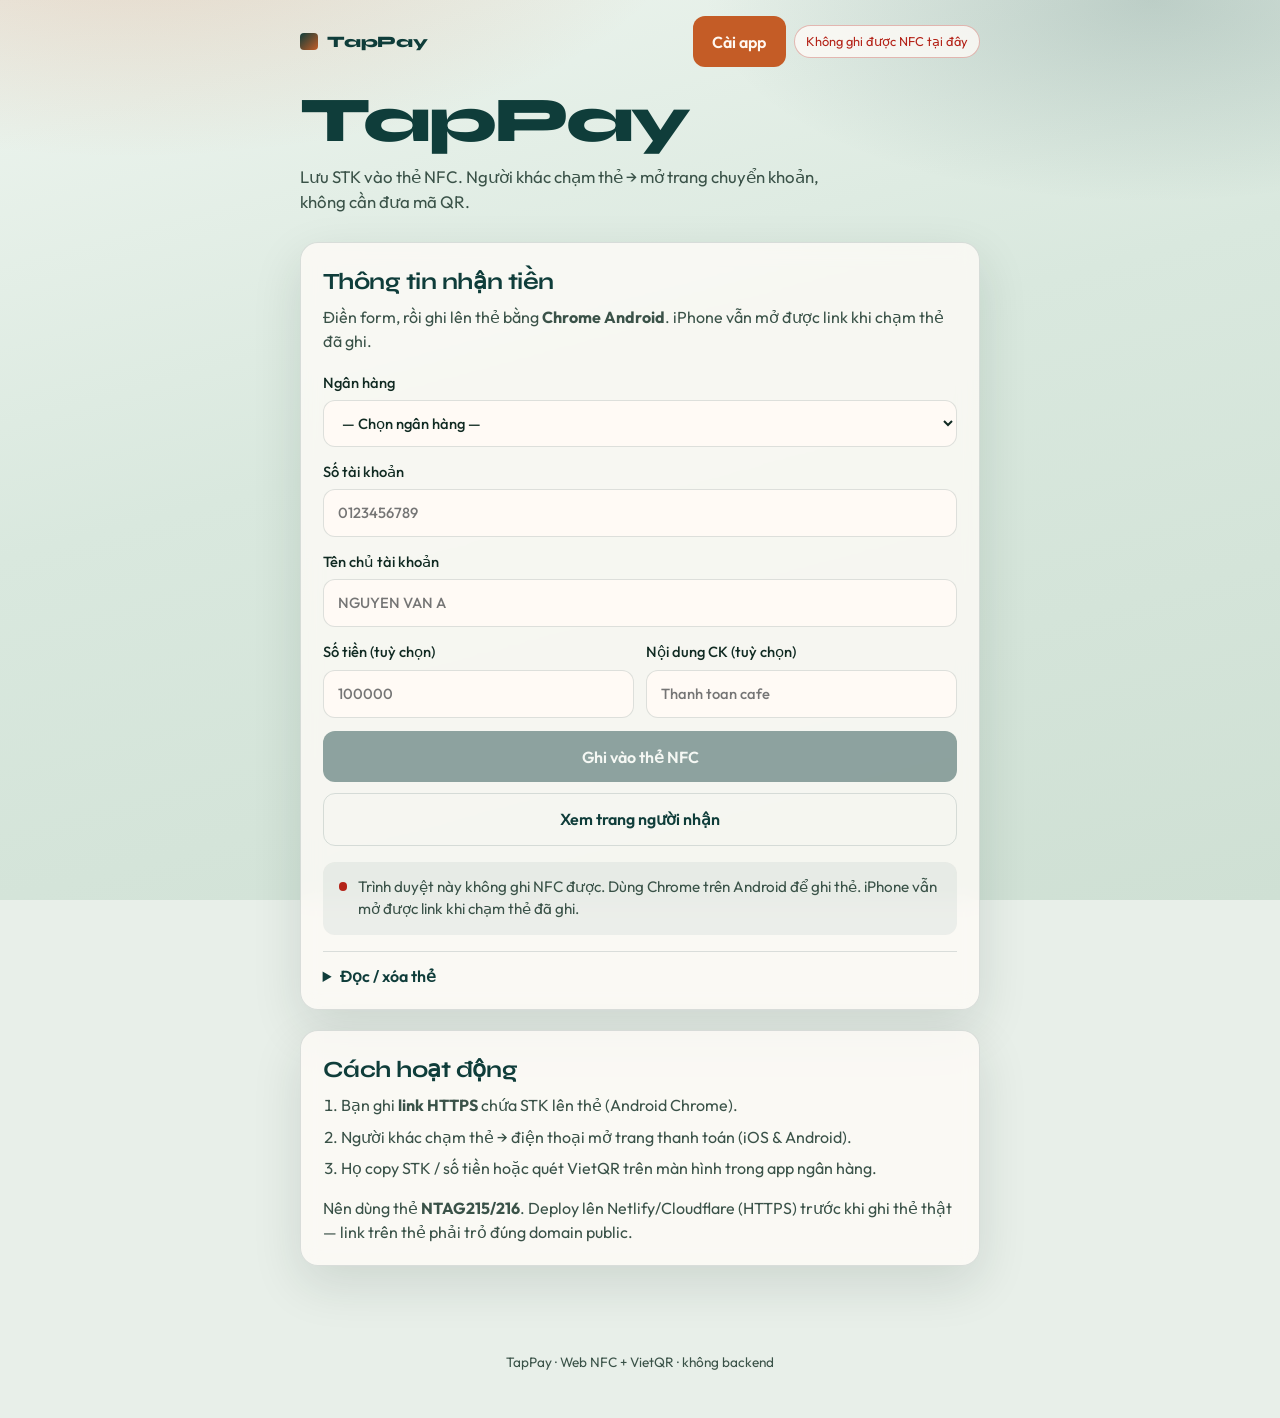
<file: index.html>
<!DOCTYPE html>
<html lang="vi">
<head>
  <meta charset="UTF-8" />
  <meta name="viewport" content="width=device-width, initial-scale=1, viewport-fit=cover" />
  <meta name="theme-color" content="#0f3d3a" />
  <meta name="description" content="Ghi thông tin chuyển khoản vào thẻ NFC — người khác chỉ cần chạm thẻ." />
  <meta name="mobile-web-app-capable" content="yes" />
  <meta name="apple-mobile-web-app-capable" content="yes" />
  <meta name="apple-mobile-web-app-status-bar-style" content="default" />
  <meta name="apple-mobile-web-app-title" content="TapPay" />
  <title>TapPay — Ghi NFC chuyển khoản</title>
  <link rel="manifest" href="manifest.webmanifest" />
  <link rel="icon" type="image/png" sizes="192x192" href="assets/icons/icon-192.png" />
  <link rel="apple-touch-icon" href="assets/icons/apple-touch-icon.png" />
  <link rel="preconnect" href="https://fonts.googleapis.com" />
  <link rel="preconnect" href="https://fonts.gstatic.com" crossorigin />
  <link href="https://fonts.googleapis.com/css2?family=Outfit:wght@400;500;600;700&family=Syne:wght@700;800&display=swap" rel="stylesheet" />
  <link rel="stylesheet" href="css/styles.css" />
</head>
<body>
  <div class="atmosphere" aria-hidden="true"></div>

  <header class="topbar">
    <a class="brand" href="./">
      <span class="brand-mark" aria-hidden="true"></span>
      <span class="brand-name">TapPay</span>
    </a>
    <div class="topbar-actions">
      <button type="button" class="btn btn-install" id="btnInstall">Cài app</button>
      <p class="compat" id="compatBadge">Đang kiểm tra…</p>
    </div>
  </header>

  <main>
    <section class="hero hero-compact">
      <h1 class="hero-brand">TapPay</h1>
      <p class="hero-lead">Lưu STK vào thẻ NFC. Người khác chạm thẻ → mở trang chuyển khoản, không cần đưa mã QR.</p>
    </section>

    <section class="workspace" id="workspace">
      <h2 class="section-title">Thông tin nhận tiền</h2>
      <p class="section-desc">Điền form, rồi ghi lên thẻ bằng <strong>Chrome Android</strong>. iPhone vẫn mở được link khi chạm thẻ đã ghi.</p>

      <label class="field">
        <span>Ngân hàng</span>
        <select id="bank">
          <option value="">— Chọn ngân hàng —</option>
        </select>
      </label>

      <label class="field">
        <span>Số tài khoản</span>
        <input id="acc" type="text" inputmode="numeric" autocomplete="off" placeholder="0123456789" />
      </label>

      <label class="field">
        <span>Tên chủ tài khoản</span>
        <input id="name" type="text" autocomplete="name" placeholder="NGUYEN VAN A" />
      </label>

      <div class="field-row">
        <label class="field">
          <span>Số tiền (tuỳ chọn)</span>
          <input id="amount" type="text" inputmode="numeric" placeholder="100000" />
        </label>
        <label class="field">
          <span>Nội dung CK (tuỳ chọn)</span>
          <input id="memo" type="text" placeholder="Thanh toan cafe" maxlength="50" />
        </label>
      </div>

      <div class="preview-box" id="previewBox" hidden>
        <p class="preview-label">Link sẽ ghi vào thẻ</p>
        <code class="preview-url" id="previewUrl"></code>
        <p class="preview-bytes" id="previewBytes"></p>
        <img class="preview-qr" id="previewQr" alt="Xem trước VietQR" hidden />
      </div>

      <div class="actions">
        <button type="button" class="btn btn-primary btn-block" id="btnWrite" disabled>Ghi vào thẻ NFC</button>
        <button type="button" class="btn btn-ghost btn-block" id="btnPreview">Xem trang người nhận</button>
      </div>

      <div class="status" id="status" role="status" aria-live="polite">
        <span class="status-dot"></span>
        <span class="status-text" id="statusText">Sẵn sàng khi thiết bị hỗ trợ ghi NFC.</span>
      </div>

      <details class="advanced">
        <summary>Đọc / xóa thẻ</summary>
        <div class="actions tight">
          <button type="button" class="btn btn-ghost" id="btnRead" disabled>Đọc thẻ</button>
          <button type="button" class="btn btn-danger" id="btnErase" disabled>Xóa thẻ</button>
        </div>
        <article class="result" id="resultCard" hidden>
          <pre class="result-body" id="resultBody"></pre>
        </article>
      </details>
    </section>

    <section class="notes">
      <h2 class="section-title">Cách hoạt động</h2>
      <ol class="note-list">
        <li>Bạn ghi <strong>link HTTPS</strong> chứa STK lên thẻ (Android Chrome).</li>
        <li>Người khác chạm thẻ → điện thoại mở trang thanh toán (iOS &amp; Android).</li>
        <li>Họ copy STK / số tiền hoặc quét VietQR trên màn hình trong app ngân hàng.</li>
      </ol>
      <p class="section-desc" style="margin-top:1rem;margin-bottom:0">
        Nên dùng thẻ <strong>NTAG215/216</strong>. Deploy lên Netlify/Cloudflare (HTTPS) trước khi ghi thẻ thật — link trên thẻ phải trỏ đúng domain public.
      </p>
    </section>
  </main>

  <footer class="footer">
    <p>TapPay · Web NFC + VietQR · không backend</p>
  </footer>

  <script type="module" src="js/writer.js"></script>
</body>
</html>
</file>
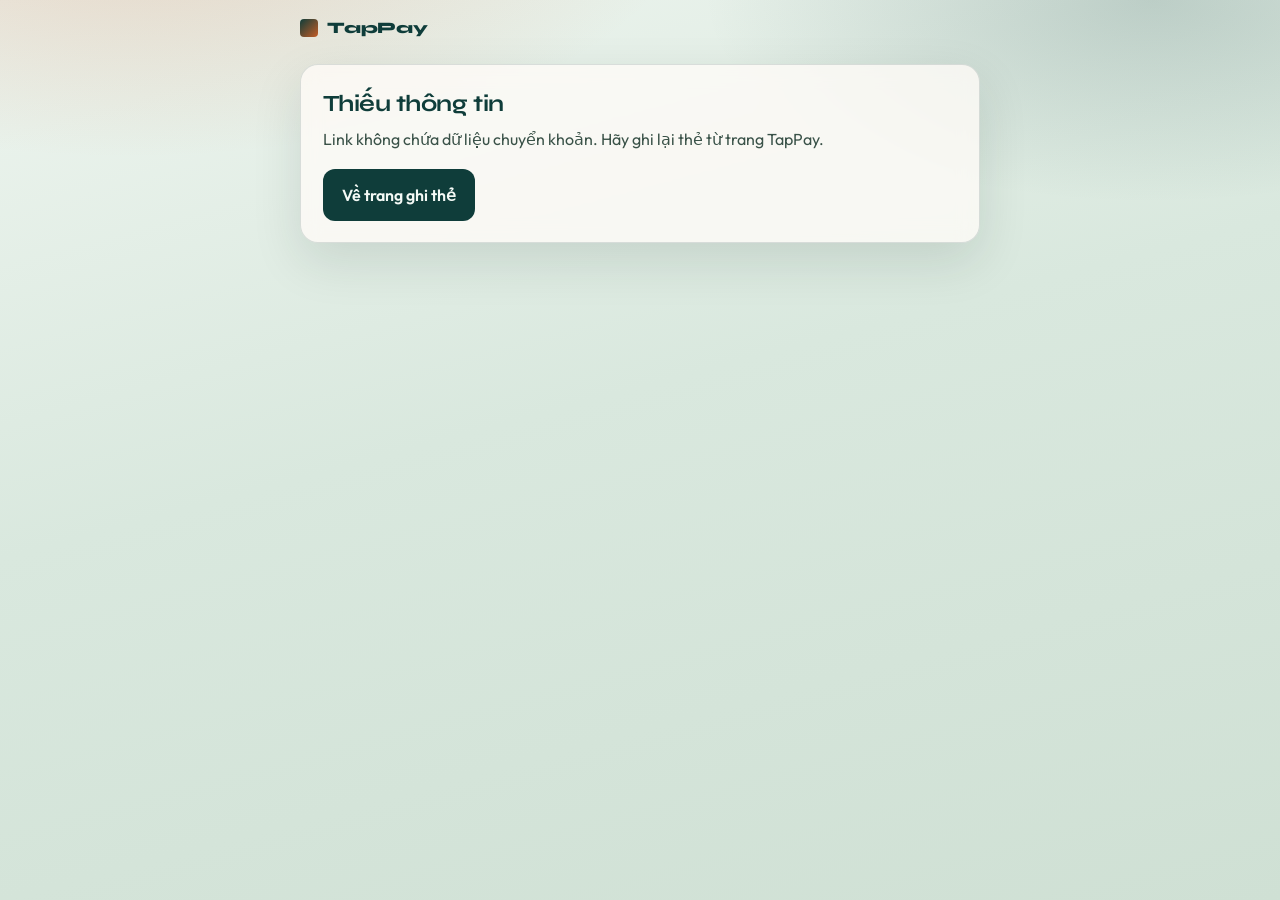
<file: pay.html>
<!DOCTYPE html>
<html lang="vi">
<head>
  <meta charset="UTF-8" />
  <meta name="viewport" content="width=device-width, initial-scale=1, viewport-fit=cover" />
  <meta name="theme-color" content="#0f3d3a" />
  <meta name="description" content="Thông tin chuyển khoản từ thẻ NFC TapPay." />
  <meta name="mobile-web-app-capable" content="yes" />
  <meta name="apple-mobile-web-app-capable" content="yes" />
  <meta name="apple-mobile-web-app-title" content="TapPay" />
  <title>Chuyển khoản — TapPay</title>
  <link rel="manifest" href="manifest.webmanifest" />
  <link rel="icon" type="image/png" sizes="192x192" href="assets/icons/icon-192.png" />
  <link rel="apple-touch-icon" href="assets/icons/apple-touch-icon.png" />
  <link rel="preconnect" href="https://fonts.googleapis.com" />
  <link rel="preconnect" href="https://fonts.gstatic.com" crossorigin />
  <link href="https://fonts.googleapis.com/css2?family=Outfit:wght@400;500;600;700&family=Syne:wght@700;800&display=swap" rel="stylesheet" />
  <link rel="stylesheet" href="css/styles.css" />
</head>
<body class="pay-page">
  <div class="atmosphere" aria-hidden="true"></div>

  <header class="topbar">
    <a class="brand" href="./">
      <span class="brand-mark" aria-hidden="true"></span>
      <span class="brand-name">TapPay</span>
    </a>
  </header>

  <main class="pay-main">
    <div id="emptyState" class="workspace" hidden>
      <h1 class="section-title">Thiếu thông tin</h1>
      <p class="section-desc">Link không chứa dữ liệu chuyển khoản. Hãy ghi lại thẻ từ trang TapPay.</p>
      <a class="btn btn-primary" href="./">Về trang ghi thẻ</a>
    </div>

    <article id="payCard" class="pay-card" hidden>
      <p class="pay-eyebrow">Chạm thẻ · Chuyển khoản</p>
      <h1 class="pay-title" id="payBank">—</h1>
      <p class="pay-name" id="payName">—</p>

      <div class="pay-row">
        <div>
          <span class="pay-label">Số tài khoản</span>
          <p class="pay-value mono" id="payAcc">—</p>
        </div>
        <button type="button" class="btn btn-ghost btn-sm" data-copy="acc">Copy</button>
      </div>

      <div class="pay-row" id="amountRow" hidden>
        <div>
          <span class="pay-label">Số tiền</span>
          <p class="pay-value" id="payAmount">—</p>
        </div>
        <button type="button" class="btn btn-ghost btn-sm" data-copy="amount">Copy</button>
      </div>

      <div class="pay-row" id="memoRow" hidden>
        <div>
          <span class="pay-label">Nội dung</span>
          <p class="pay-value" id="payMemo">—</p>
        </div>
        <button type="button" class="btn btn-ghost btn-sm" data-copy="memo">Copy</button>
      </div>

      <button type="button" class="btn btn-primary btn-block" id="btnCopyAll">Copy toàn bộ thông tin</button>

      <div class="pay-qr-wrap">
        <p class="pay-label">Hoặc quét VietQR trong app ngân hàng</p>
        <img id="payQr" class="pay-qr" alt="VietQR" />
      </div>
    </article>
  </main>

  <div class="toast" id="toast" hidden role="status"></div>

  <script type="module" src="js/pay.js"></script>
</body>
</html>
</file>
<file: css/styles.css>
:root {
  --bg-0: #e8efe9;
  --ink: #102a22;
  --ink-soft: #3a5248;
  --brand: #0f3d3a;
  --accent: #c45c26;
  --ok: #1f7a4d;
  --warn: #b45309;
  --danger: #b42318;
  --surface: rgba(255, 252, 248, 0.78);
  --line: rgba(15, 61, 58, 0.14);
  --shadow: 0 18px 50px rgba(16, 42, 34, 0.12);
  --radius: 18px;
  --font-display: "Syne", sans-serif;
  --font-body: "Outfit", sans-serif;
}

* { box-sizing: border-box; }
html { scroll-behavior: smooth; }

body {
  margin: 0;
  min-height: 100dvh;
  font-family: var(--font-body);
  color: var(--ink);
  background: var(--bg-0);
  line-height: 1.5;
}

.atmosphere {
  position: fixed;
  inset: 0;
  z-index: -1;
  background:
    radial-gradient(ellipse 80% 50% at 10% -10%, rgba(196, 92, 38, 0.22), transparent 55%),
    radial-gradient(ellipse 70% 45% at 90% 0%, rgba(15, 61, 58, 0.18), transparent 50%),
    linear-gradient(165deg, #eef5ef 0%, #d9e8de 45%, #cfe0d4 100%);
  animation: drift 18s ease-in-out infinite alternate;
}

@keyframes drift {
  from { filter: hue-rotate(0deg) saturate(1); }
  to { filter: hue-rotate(8deg) saturate(1.05); }
}

.topbar {
  display: flex;
  align-items: center;
  justify-content: space-between;
  gap: 1rem;
  padding: 1rem 1.25rem;
  max-width: 720px;
  margin: 0 auto;
}

.brand {
  display: inline-flex;
  align-items: center;
  gap: 0.6rem;
  text-decoration: none;
  color: var(--brand);
}

.brand-mark {
  width: 1.1rem;
  height: 1.1rem;
  border-radius: 4px;
  background: linear-gradient(135deg, var(--brand), var(--accent));
}

.brand-name {
  font-family: var(--font-display);
  font-weight: 800;
  letter-spacing: -0.02em;
}

.topbar-actions {
  display: flex;
  align-items: center;
  gap: 0.5rem;
  flex-wrap: wrap;
  justify-content: flex-end;
}

.compat {
  margin: 0;
  font-size: 0.8rem;
  color: var(--ink-soft);
  padding: 0.35rem 0.7rem;
  border: 1px solid var(--line);
  border-radius: 999px;
  background: var(--surface);
}

.btn-install {
  padding: 0.4rem 0.85rem;
  font-size: 0.82rem;
  font-weight: 600;
  background: var(--accent);
  color: #fff8f2;
  border: none;
  white-space: nowrap;
}

.compat.is-ok { color: var(--ok); border-color: rgba(31, 122, 77, 0.35); }
.compat.is-no { color: var(--danger); border-color: rgba(180, 35, 24, 0.3); }

main, .pay-main {
  max-width: 720px;
  margin: 0 auto;
  padding: 0 1.25rem 3rem;
}

.hero-compact {
  padding: 0.5rem 0 1.25rem;
  animation: rise 0.7s ease both;
}

.hero-brand {
  margin: 0;
  font-family: var(--font-display);
  font-size: clamp(2.6rem, 10vw, 4rem);
  font-weight: 800;
  letter-spacing: -0.04em;
  line-height: 0.95;
  color: var(--brand);
}

.hero-lead {
  margin: 0.75rem 0 0;
  max-width: 34rem;
  color: var(--ink-soft);
  font-size: 1.05rem;
}

.section-title {
  margin: 0 0 0.35rem;
  font-family: var(--font-display);
  font-size: 1.45rem;
  letter-spacing: -0.02em;
  color: var(--brand);
}

.section-desc {
  margin: 0 0 1.15rem;
  color: var(--ink-soft);
}

.workspace,
.notes {
  margin-top: 0.5rem;
  padding: 1.35rem;
  background: var(--surface);
  border: 1px solid var(--line);
  border-radius: var(--radius);
  backdrop-filter: blur(10px);
  box-shadow: var(--shadow);
  animation: rise 0.7s ease 0.08s both;
}

.notes { margin-top: 1.25rem; }

.field {
  display: grid;
  gap: 0.4rem;
  margin-bottom: 0.85rem;
  font-weight: 500;
  font-size: 0.92rem;
}

.field-row {
  display: grid;
  grid-template-columns: 1fr 1fr;
  gap: 0.75rem;
}

@media (max-width: 560px) {
  .field-row { grid-template-columns: 1fr; }
}

.field select,
.field input,
.field textarea {
  width: 100%;
  font: inherit;
  color: var(--ink);
  background: #fffaf5;
  border: 1px solid var(--line);
  border-radius: 12px;
  padding: 0.75rem 0.9rem;
}

.field select:focus,
.field input:focus {
  outline: 2px solid rgba(196, 92, 38, 0.45);
  outline-offset: 1px;
}

.preview-box {
  margin: 0.5rem 0 1rem;
  padding: 0.9rem;
  border-radius: 14px;
  background: rgba(15, 61, 58, 0.06);
  border: 1px dashed var(--line);
}

.preview-label {
  margin: 0 0 0.35rem;
  font-size: 0.85rem;
  font-weight: 600;
  color: var(--brand);
}

.preview-url {
  display: block;
  font-size: 0.78rem;
  word-break: break-all;
  color: var(--ink-soft);
  line-height: 1.4;
}

.preview-bytes {
  margin: 0.45rem 0 0;
  font-size: 0.82rem;
  color: var(--ok);
}

.preview-bytes.is-warn { color: var(--warn); }

.preview-qr {
  display: block;
  width: min(100%, 280px);
  margin: 0.85rem auto 0;
  border-radius: 12px;
  background: #fff;
}

.actions {
  display: grid;
  gap: 0.65rem;
}

.actions.tight {
  grid-template-columns: 1fr 1fr;
  margin-top: 0.75rem;
}

.btn {
  display: inline-flex;
  align-items: center;
  justify-content: center;
  gap: 0.4rem;
  border: 0;
  border-radius: 12px;
  padding: 0.85rem 1.2rem;
  font: inherit;
  font-weight: 600;
  text-decoration: none;
  cursor: pointer;
  transition: transform 0.15s, opacity 0.15s;
}

.btn:hover:not(:disabled) { transform: translateY(-1px); }
.btn:disabled { opacity: 0.45; cursor: not-allowed; }

.btn-primary { background: var(--brand); color: #f4faf6; }
.btn-ghost {
  background: transparent;
  color: var(--brand);
  border: 1px solid var(--line);
}
.btn-danger { background: var(--danger); color: #fff8f6; }
.btn-block { width: 100%; }
.btn-sm { padding: 0.45rem 0.75rem; font-size: 0.85rem; flex-shrink: 0; }

.status {
  display: flex;
  align-items: flex-start;
  gap: 0.65rem;
  margin-top: 1rem;
  padding: 0.85rem 1rem;
  border-radius: 12px;
  background: rgba(15, 61, 58, 0.06);
  color: var(--ink-soft);
  font-size: 0.95rem;
}

.status-dot {
  width: 0.55rem;
  height: 0.55rem;
  margin-top: 0.4rem;
  border-radius: 50%;
  background: var(--ink-soft);
  flex-shrink: 0;
}

.status.is-busy .status-dot {
  background: var(--warn);
  animation: blink 1s ease infinite;
}
.status.is-ok .status-dot { background: var(--ok); }
.status.is-err .status-dot { background: var(--danger); }

@keyframes blink { 50% { opacity: 0.35; } }
@keyframes rise {
  from { opacity: 0; transform: translateY(12px); }
  to { opacity: 1; transform: translateY(0); }
}

.advanced {
  margin-top: 1rem;
  border-top: 1px solid var(--line);
  padding-top: 0.75rem;
  color: var(--ink-soft);
}

.advanced summary {
  cursor: pointer;
  font-weight: 600;
  color: var(--brand);
}

.result { margin-top: 0.75rem; }

.result-body {
  margin: 0;
  padding: 0.9rem;
  overflow: auto;
  background: #0f3d3a;
  color: #d8efe4;
  border-radius: 12px;
  font-size: 0.85rem;
  white-space: pre-wrap;
  word-break: break-word;
}

.note-list {
  margin: 0;
  padding-left: 1.15rem;
  color: var(--ink-soft);
}

.note-list li { margin-bottom: 0.45rem; }

.footer {
  text-align: center;
  padding: 1.5rem 1rem 2rem;
  color: var(--ink-soft);
  font-size: 0.85rem;
}

/* Pay page */
.pay-card {
  margin-top: 0.5rem;
  padding: 1.4rem;
  background: var(--surface);
  border: 1px solid var(--line);
  border-radius: var(--radius);
  box-shadow: var(--shadow);
  animation: rise 0.65s ease both;
}

.pay-eyebrow {
  margin: 0;
  font-size: 0.8rem;
  font-weight: 600;
  letter-spacing: 0.04em;
  text-transform: uppercase;
  color: var(--accent);
}

.pay-title {
  margin: 0.35rem 0 0;
  font-family: var(--font-display);
  font-size: clamp(1.8rem, 7vw, 2.4rem);
  color: var(--brand);
  letter-spacing: -0.03em;
}

.pay-name {
  margin: 0.2rem 0 1.1rem;
  color: var(--ink-soft);
  font-size: 1.05rem;
  font-weight: 600;
}

.pay-row {
  display: flex;
  align-items: center;
  justify-content: space-between;
  gap: 0.75rem;
  padding: 0.85rem 0;
  border-top: 1px solid var(--line);
}

.pay-label {
  display: block;
  font-size: 0.8rem;
  color: var(--ink-soft);
  margin-bottom: 0.15rem;
}

.pay-value {
  margin: 0;
  font-size: 1.15rem;
  font-weight: 700;
  color: var(--brand);
}

.pay-value.mono {
  font-variant-numeric: tabular-nums;
  letter-spacing: 0.02em;
}

.pay-qr-wrap {
  margin-top: 1.25rem;
  text-align: center;
}

.pay-qr {
  width: min(100%, 320px);
  margin-top: 0.5rem;
  border-radius: 14px;
  background: #fff;
  box-shadow: var(--shadow);
}

.toast {
  position: fixed;
  left: 50%;
  bottom: 1.5rem;
  transform: translateX(-50%);
  background: var(--brand);
  color: #f4faf6;
  padding: 0.7rem 1.1rem;
  border-radius: 999px;
  font-weight: 600;
  font-size: 0.9rem;
  box-shadow: var(--shadow);
  z-index: 20;
  animation: rise 0.25s ease both;
}
</file>
